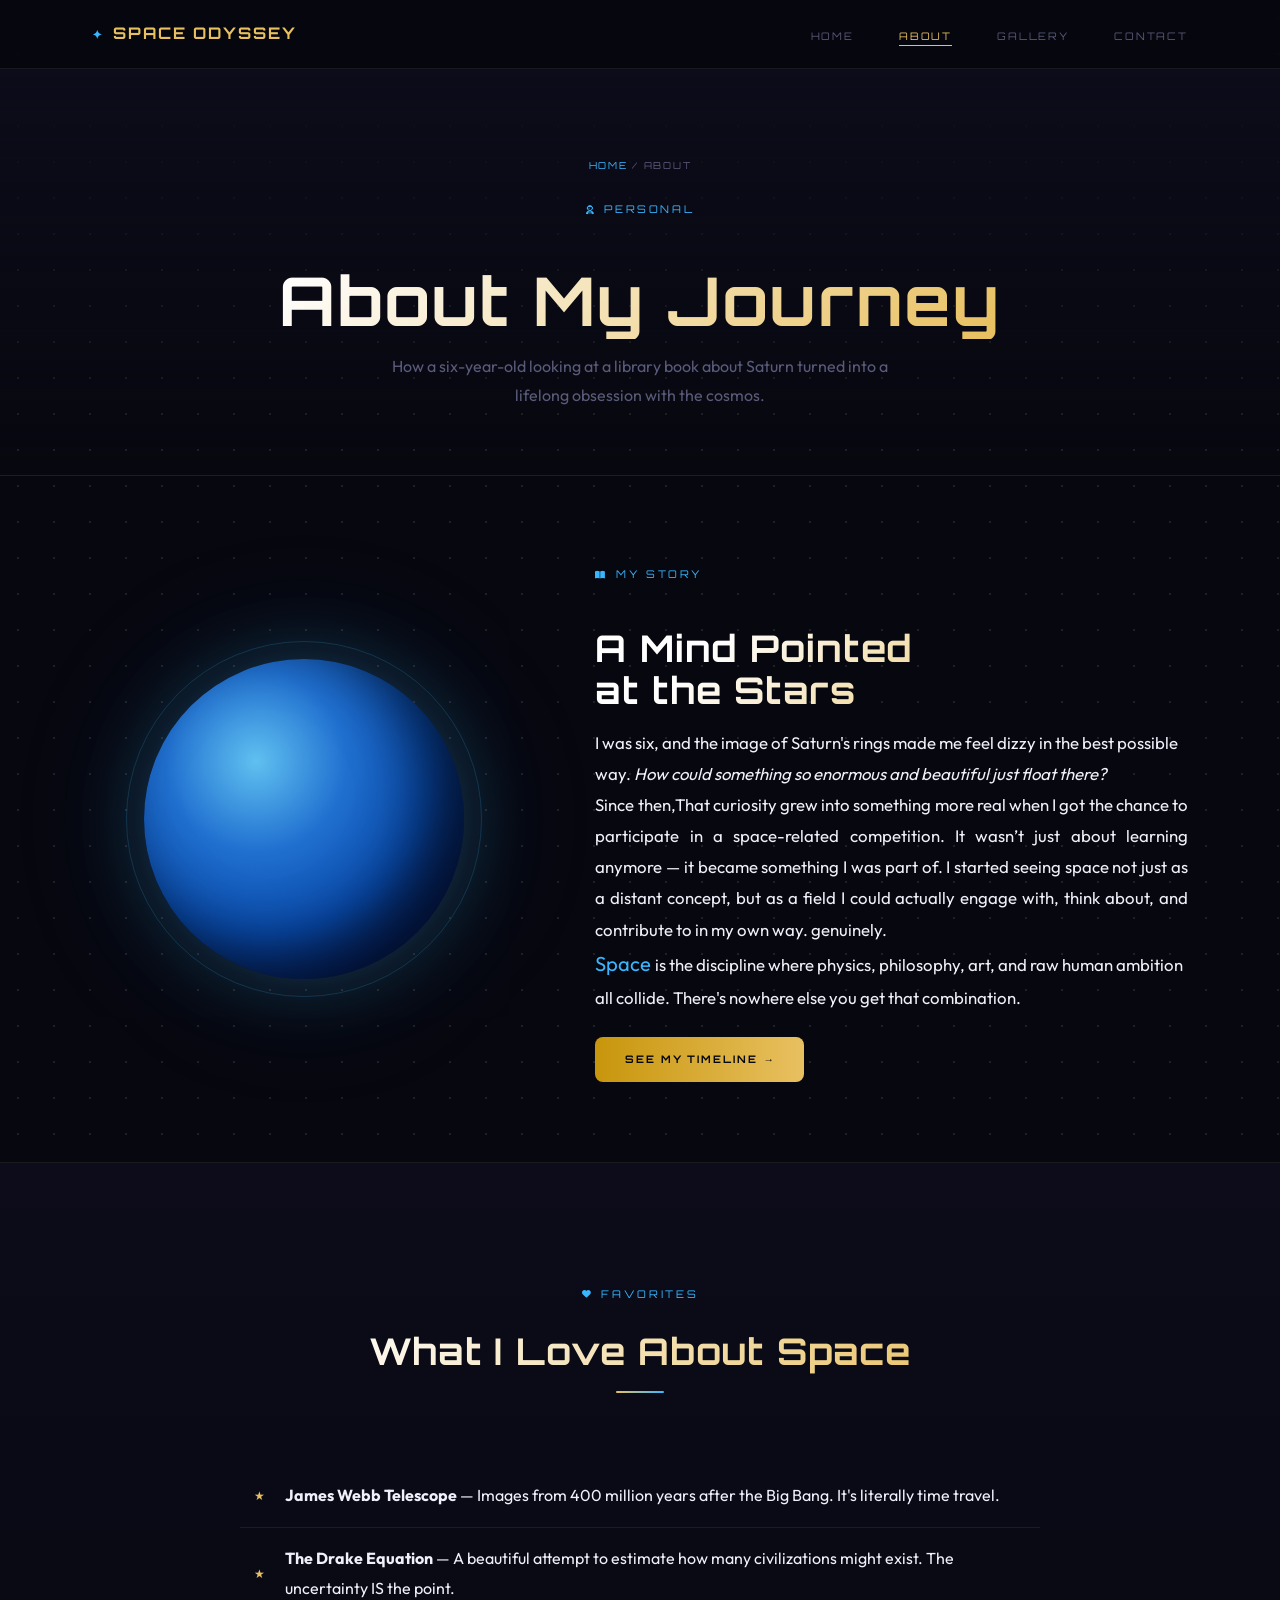
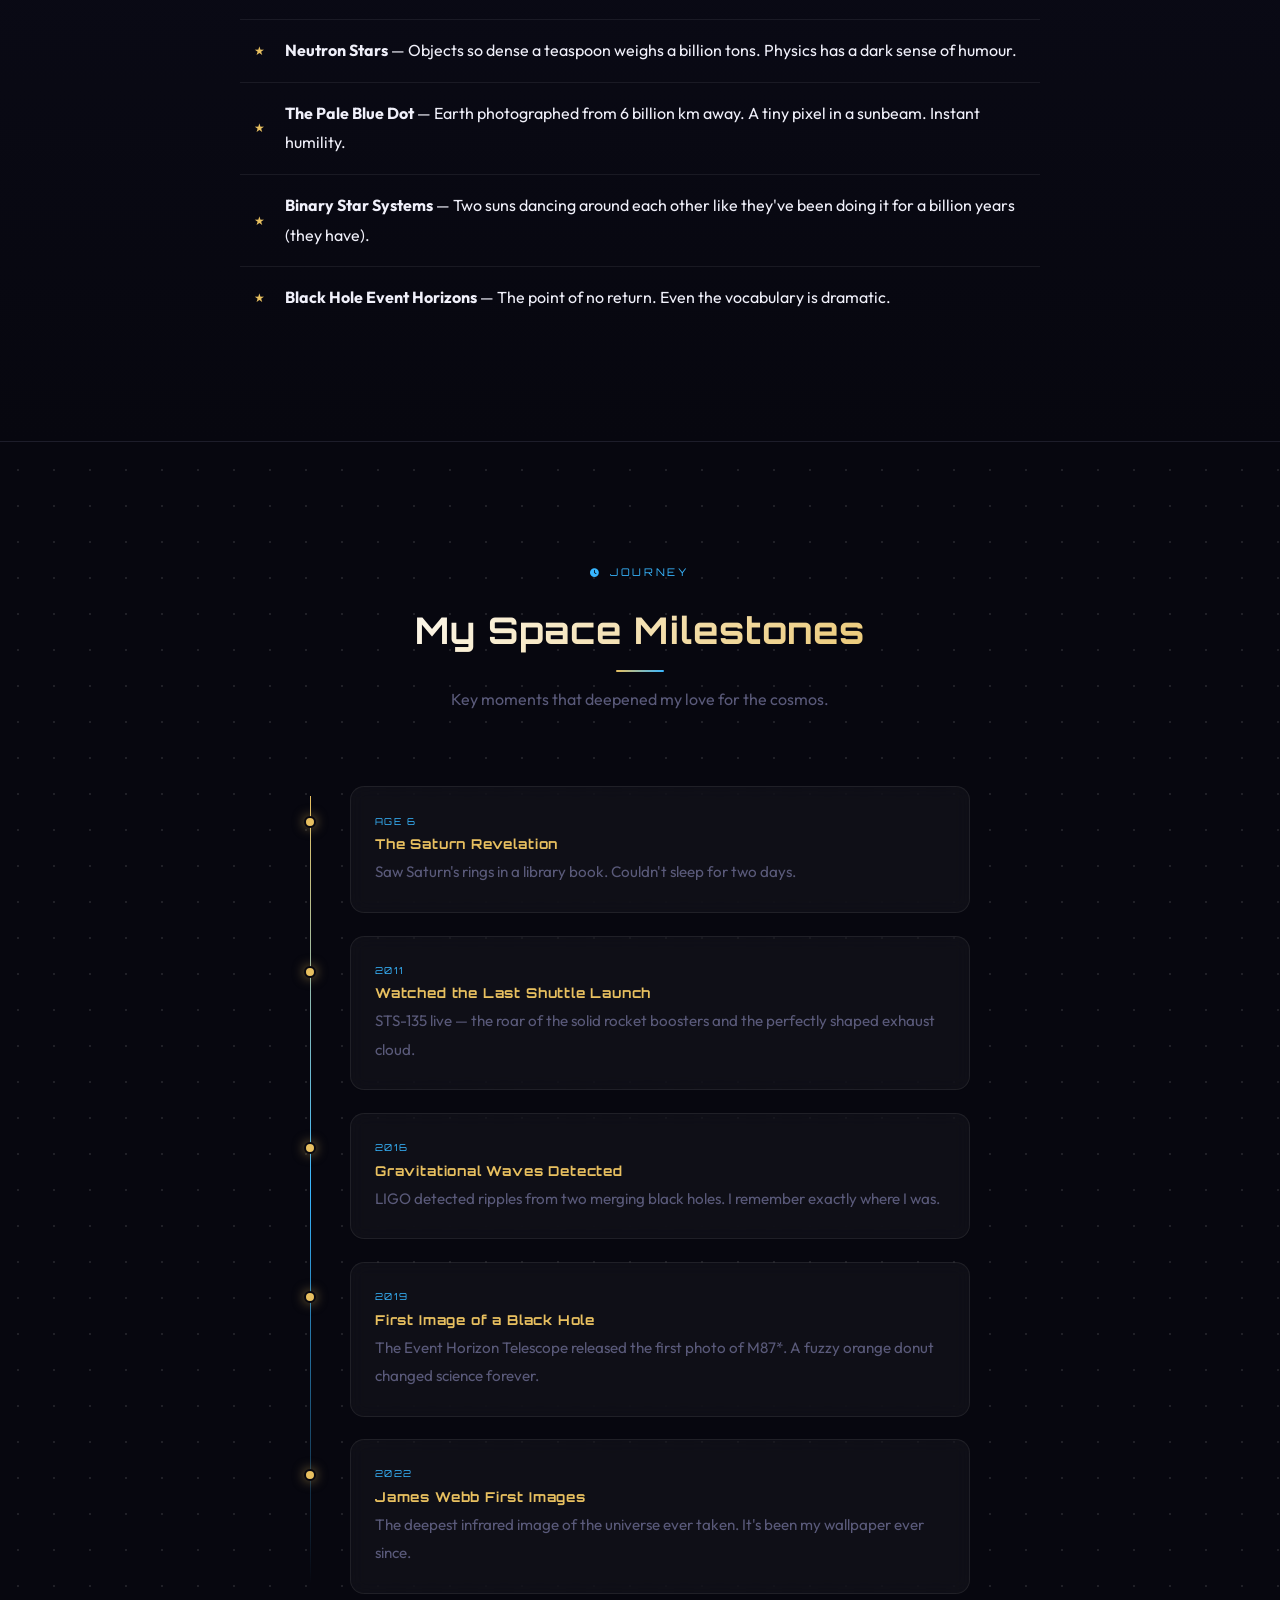
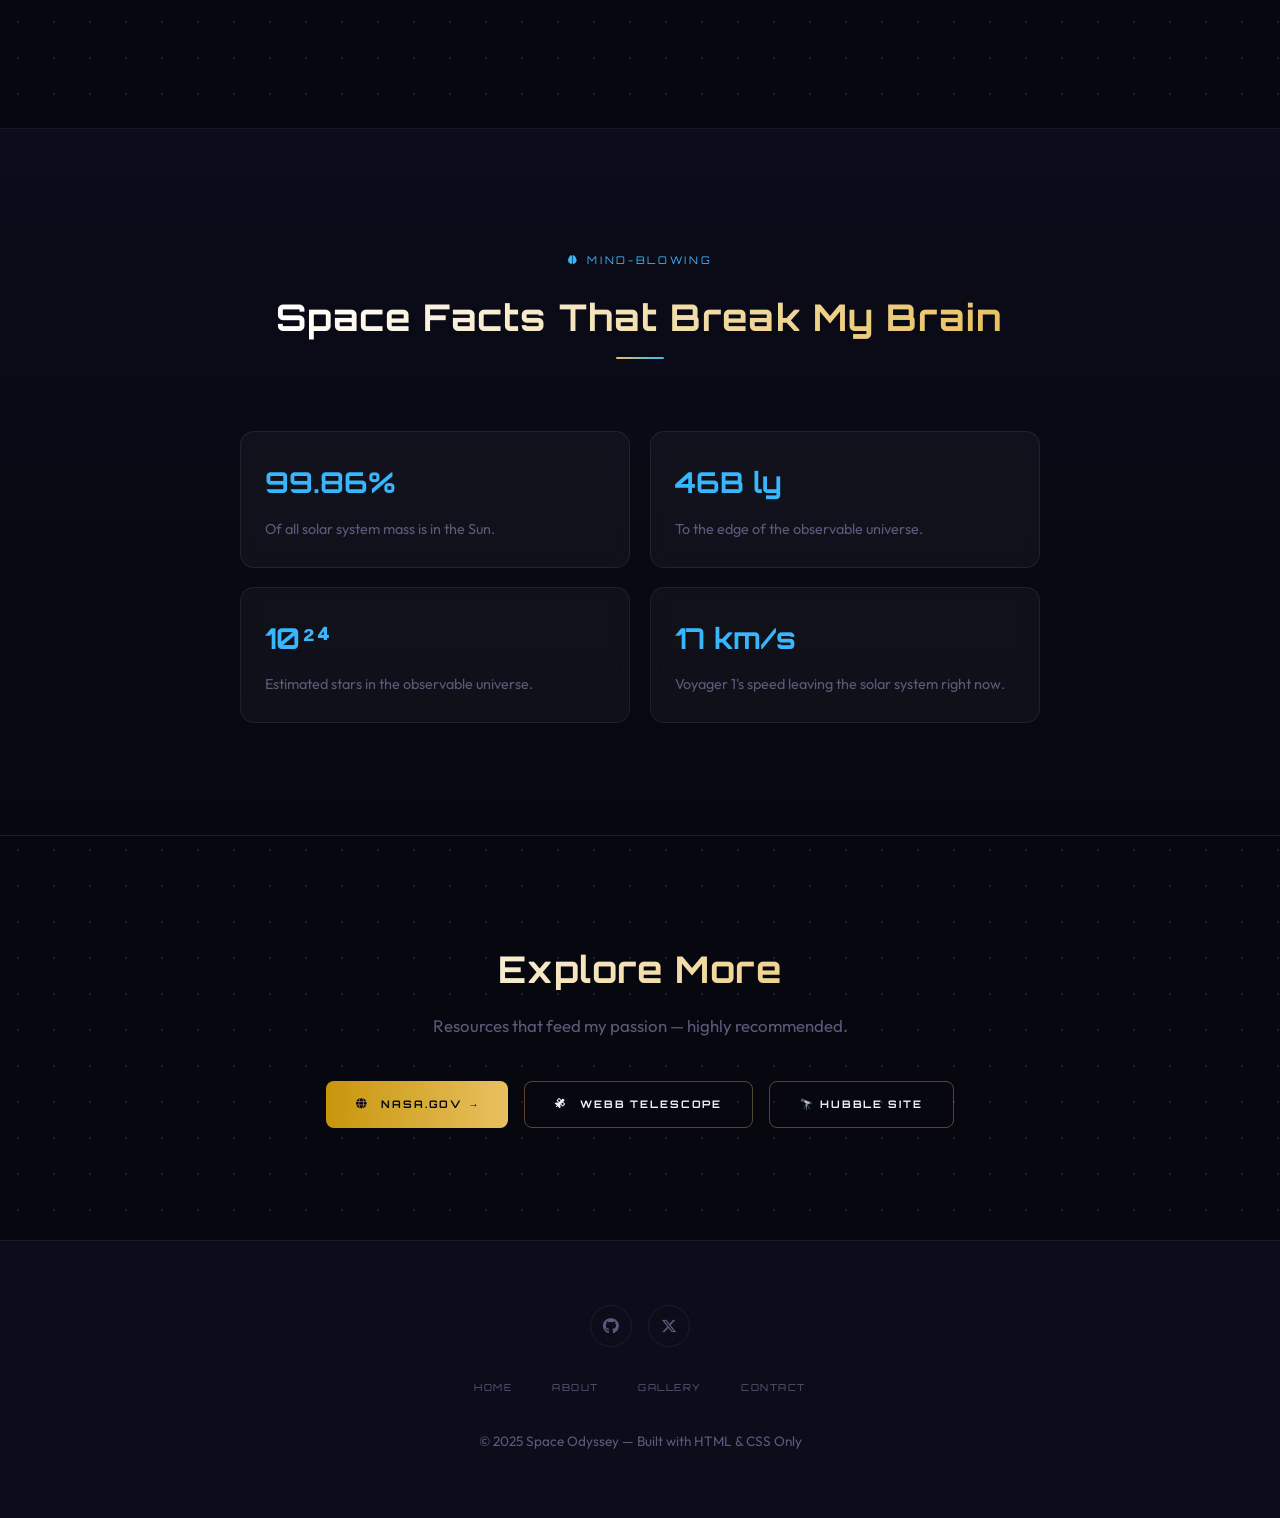
<file: about.html>
<!DOCTYPE html>
<html lang="en">
<head>
  <meta charset="UTF-8" />
  <meta name="viewport" content="width=device-width, initial-scale=1.0" />
  <title>About — Space Odyssey</title>
  <link rel="stylesheet" href="CSS/style.css" />  
  <link rel="stylesheet" href="CSS/about.css" />
  <link rel="preconnect" href="https://fonts.googleapis.com" />
  <link rel="preconnect" href="https://fonts.gstatic.com" crossorigin />
  <link href="https://fonts.googleapis.com/css2?family=Orbitron:wght@400;700;900&family=Outfit:wght@300;400;500;600&display=swap" rel="stylesheet" />
  <link rel="stylesheet" href="https://cdnjs.cloudflare.com/ajax/libs/font-awesome/6.5.0/css/all.min.css" />
  <style>
    .facts-grid {
      display: grid;
      grid-template-columns: repeat(2, 1fr);
      gap: 1.2rem;
      margin-top: 2rem;
    }
    .fact-card {
      padding: 1.5rem;
      background: var(--bg-card);
      border: 1px solid var(--border);
      border-radius: var(--radius);
      backdrop-filter: blur(8px);
      transition: var(--transition);
    }
    .fact-card:hover { transform: translateY(-4px); border-color: var(--blue-dim); }
    .fact-num { font-family: var(--font-d); font-size: 1.8rem; font-weight: 700; color: var(--blue); display: block; margin-bottom: 0.4rem; }
    .fact-card p { font-size: 0.9rem; color: var(--text-muted); margin: 0; }
    @media (max-width: 600px) { .facts-grid { grid-template-columns: 1fr; } }
  </style>
</head>
<body>

  <nav class="site-nav">
    <div class="nav-inner">
      <a href="index.html" class="nav-logo">Space Odyssey</a>
      <ul class="nav-links">
        <li><a href="index.html">Home</a></li>
        <li><a href="about.html" class="active">About</a></li>
        <li><a href="gallery.html">Gallery</a></li>
        <li><a href="contact.html">Contact</a></li>
      </ul>
    </div>
  </nav>

  <!-- PAGE HEADER -->
  <header class="page-header">
    <p class="breadcrumb"><a href="index.html">Home</a> / About</p>
    <span class="eyebrow" style="justify-content:center;">
      <i class="fa fa-user-astronaut" style="font-size:0.55rem;"></i> Personal
    </span>
    <h1 class="grad-text" style="margin-top:1rem;">About My Journey</h1>
    <p style="color:var(--text-muted); max-width:500px; margin:0.8rem auto 0; font-size:1rem;">
      How a six-year-old looking at a library book about Saturn turned into a lifelong obsession with the cosmos.
    </p>
  </header>

  <!-- ABOUT GRID -->
  <div class="about-grid">
    <div style="display:flex; justify-content:center; align-items:center;">
      <div class="planet-art"></div>
    </div>
    <div>
      <span class="eyebrow"><i class="fa fa-book-open" style="font-size:0.55rem;"></i> My Story</span>
      <h2 class="grad-text" style="margin:1rem 0;">A Mind Pointed<br/>at the Stars</h2>
      <p>I was six, and the image of Saturn's rings made me feel dizzy in the best possible way. <em>How could something so enormous and beautiful just float there?</em></p>
      <p class="text-justify">Since then,That curiosity grew into something more real when I got the chance to participate in a space-related competition. It wasn’t just about learning anymore — it became something I was part of. I started seeing space not just as a distant concept, but as a field I could actually engage with, think about, and contribute to in my own way. genuinely.</p>
      <p><span style="font-size: larger; color: var(--blue);">Space </span> is the discipline where physics, philosophy, art, and raw human ambition all collide. There's nowhere else you get that combination.</p>
      <a href="#timeline" class="btn btn-primary" style="margin-top:1.5rem; display:inline-flex;">See My Timeline</a>
    </div>
  </div>

  <!-- FAVORITES LIST -->
  <section class="section-wide band">
    <div class="inner">
      <div class="section-header">
        <span class="eyebrow"><i class="fa fa-heart" style="font-size:0.55rem;"></i> Favorites</span>
        <h2 class="grad-text">What I Love About Space</h2>
      </div>
      <ul class="styled-ul" style="max-width:800px; margin:0 auto;">
        <li><strong>James Webb Telescope</strong> — Images from 400 million years after the Big Bang. It's literally time travel.</li>
        <li><strong>The Drake Equation</strong> — A beautiful attempt to estimate how many civilizations might exist. The uncertainty IS the point.</li>
        <li><strong>Neutron Stars</strong> — Objects so dense a teaspoon weighs a billion tons. Physics has a dark sense of humour.</li>
        <li><strong>The Pale Blue Dot</strong> — Earth photographed from 6 billion km away. A tiny pixel in a sunbeam. Instant humility.</li>
        <li><strong>Binary Star Systems</strong> — Two suns dancing around each other like they've been doing it for a billion years (they have).</li>
        <li><strong>Black Hole Event Horizons</strong> — The point of no return. Even the vocabulary is dramatic.</li>
      </ul>
    </div>
  </section>

  <!-- TIMELINE -->
  <section class="section" id="timeline">
    <div class="section-header">
      <span class="eyebrow"><i class="fa fa-clock" style="font-size:0.55rem;"></i> Journey</span>
      <h2 class="grad-text">My Space Milestones</h2>
      <p>Key moments that deepened my love for the cosmos.</p>
    </div>
    <div class="timeline">
      <div class="tl-item">
        <p class="tl-year">Age 6</p>
        <h3>The Saturn Revelation</h3>
        <p style="margin:0; color:var(--text-muted); font-size:0.95rem;">Saw Saturn's rings in a library book. Couldn't sleep for two days.</p>
      </div>
      <div class="tl-item">
        <p class="tl-year">2011</p>
        <h3>Watched the Last Shuttle Launch</h3>
        <p style="margin:0; color:var(--text-muted); font-size:0.95rem;">STS-135 live — the roar of the solid rocket boosters and the perfectly shaped exhaust cloud.</p>
      </div>
      <div class="tl-item">
        <p class="tl-year">2016</p>
        <h3>Gravitational Waves Detected</h3>
        <p style="margin:0; color:var(--text-muted); font-size:0.95rem;">LIGO detected ripples from two merging black holes. I remember exactly where I was.</p>
      </div>
      <div class="tl-item">
        <p class="tl-year">2019</p>
        <h3>First Image of a Black Hole</h3>
        <p style="margin:0; color:var(--text-muted); font-size:0.95rem;">The Event Horizon Telescope released the first photo of M87*. A fuzzy orange donut changed science forever.</p>
      </div>
      <div class="tl-item">
        <p class="tl-year">2022</p>
        <h3>James Webb First Images</h3>
        <p style="margin:0; color:var(--text-muted); font-size:0.95rem;">The deepest infrared image of the universe ever taken. It's been my wallpaper ever since.</p>
      </div>
    </div>
  </section>

  <!-- FACTS GRID -->
  <section class="section-wide band">
    <div class="inner">
      <div class="section-header">
        <span class="eyebrow"><i class="fa fa-brain" style="font-size:0.55rem;"></i> Mind-Blowing</span>
        <h2 class="grad-text">Space Facts That Break My Brain</h2>
      </div>
      <div class="facts-grid" style="max-width:800px; margin:0 auto;">
        <div class="fact-card"><span class="fact-num">99.86%</span><p>Of all solar system mass is in the Sun.</p></div>
        <div class="fact-card"><span class="fact-num">46B ly</span><p>To the edge of the observable universe.</p></div>
        <div class="fact-card"><span class="fact-num">10²⁴</span><p>Estimated stars in the observable universe.</p></div>
        <div class="fact-card"><span class="fact-num">17 km/s</span><p>Voyager 1's speed leaving the solar system right now.</p></div>
      </div>
    </div>
  </section>

  <!-- EXTERNAL LINKS -->
  <section class="section text-center">
    <h2 class="grad-text" style="margin-bottom:1.2rem;">Explore More</h2>
    <p style="color:var(--text-muted); margin-bottom:2.5rem;">Resources that feed my passion — highly recommended.</p>
    <div style="display:flex; gap:1rem; justify-content:center; flex-wrap:wrap;">
      <a href="https://www.nasa.gov"   target="_blank" title="NASA Official Website" class="btn btn-primary"><i class="fa fa-globe"></i>&nbsp;NASA.gov</a>
      <a href="https://jwst.nasa.gov"  target="_blank" title="James Webb Telescope"  class="btn btn-outline"><i class="fa fa-satellite"></i>&nbsp;Webb Telescope</a>
      <a href="https://hubblesite.org" target="_blank" title="Hubble Site"           class="btn btn-outline">🔭&nbsp;Hubble Site</a>
    </div>
  </section>

  <footer class="site-footer">
    <div class="footer-inner">
      <div class="social-links">
        <a href="https://github.com"  target="_blank" title="GitHub"><i class="fa-brands fa-github"></i></a>
        <a href="https://twitter.com" target="_blank" title="Twitter"><i class="fa-brands fa-x-twitter"></i></a>
      </div>
      <nav class="footer-nav">
        <a href="index.html">Home</a>
        <a href="about.html">About</a>
        <a href="gallery.html">Gallery</a>
        <a href="contact.html">Contact</a>
      </nav>
      <p class="footer-copy">&copy; 2025 Space Odyssey — Built with HTML &amp; CSS Only</p>
    </div>
  </footer>

</body>
</html>
</file>
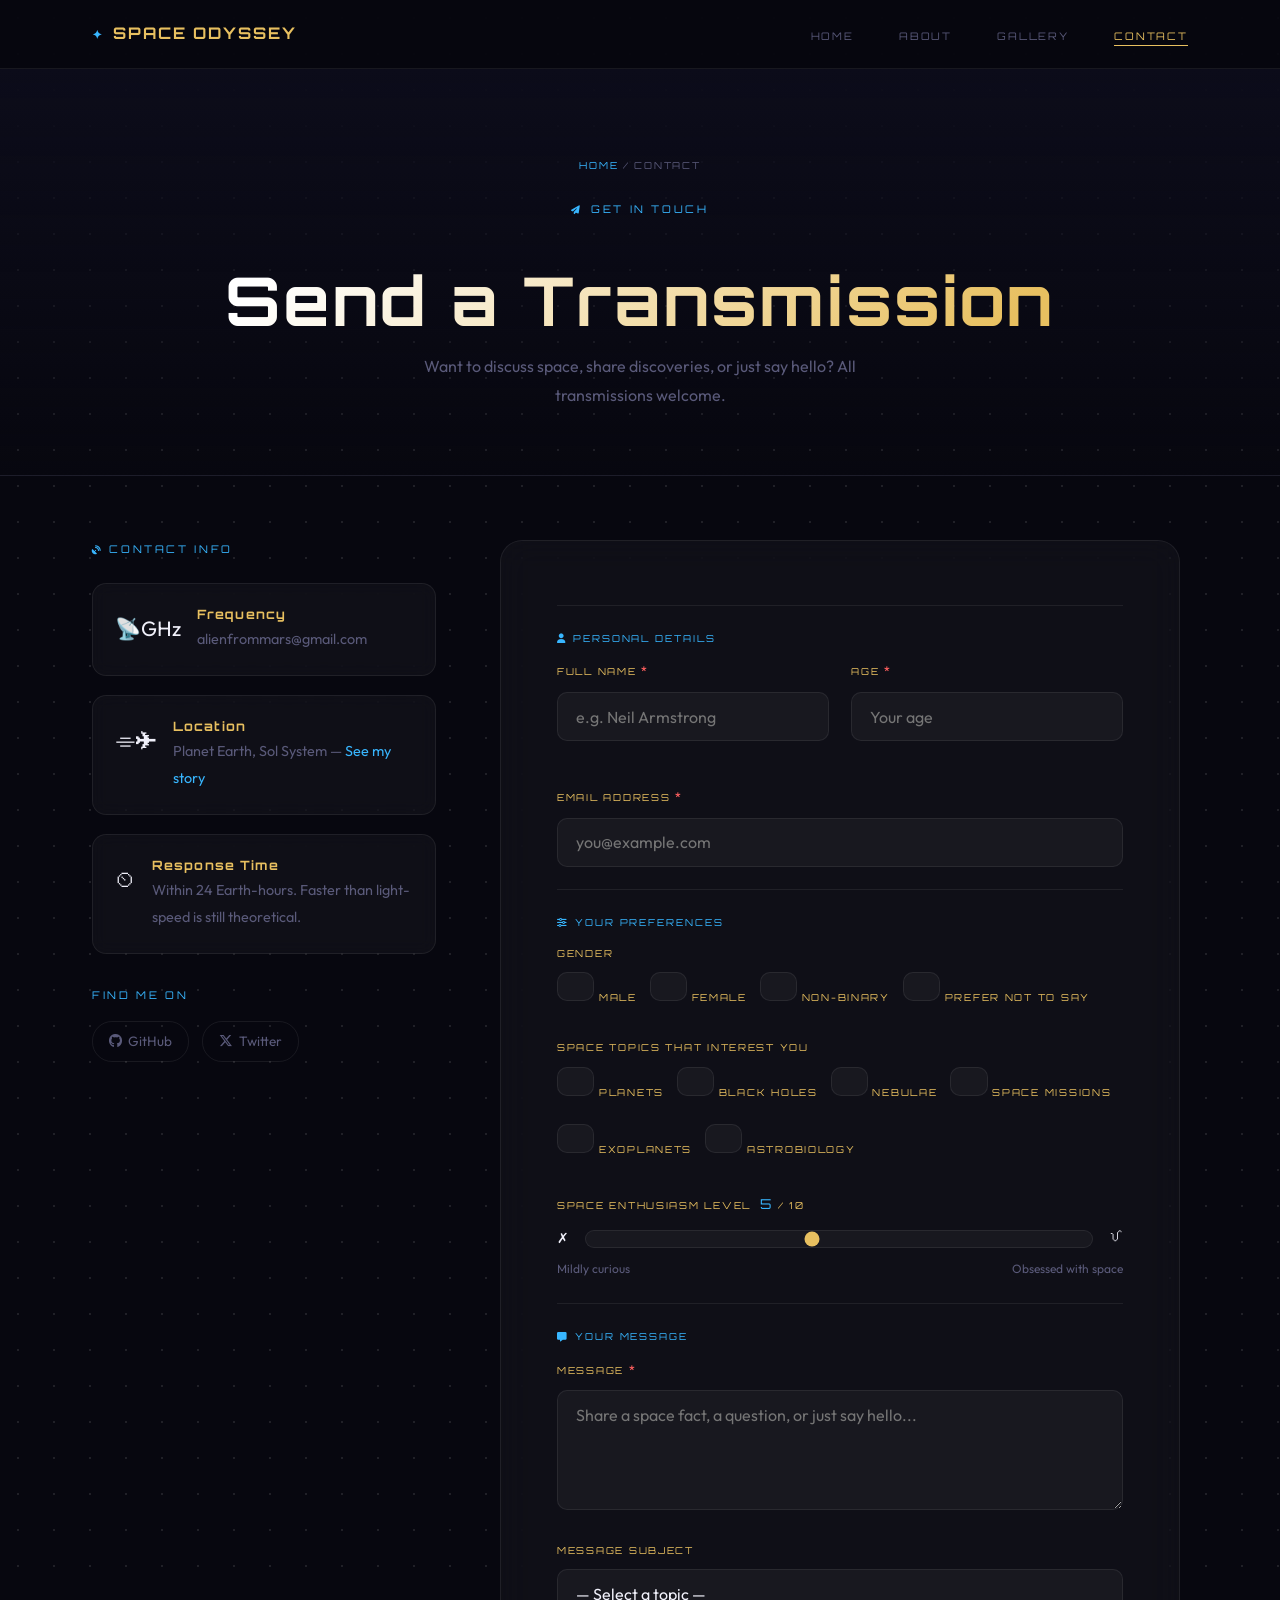
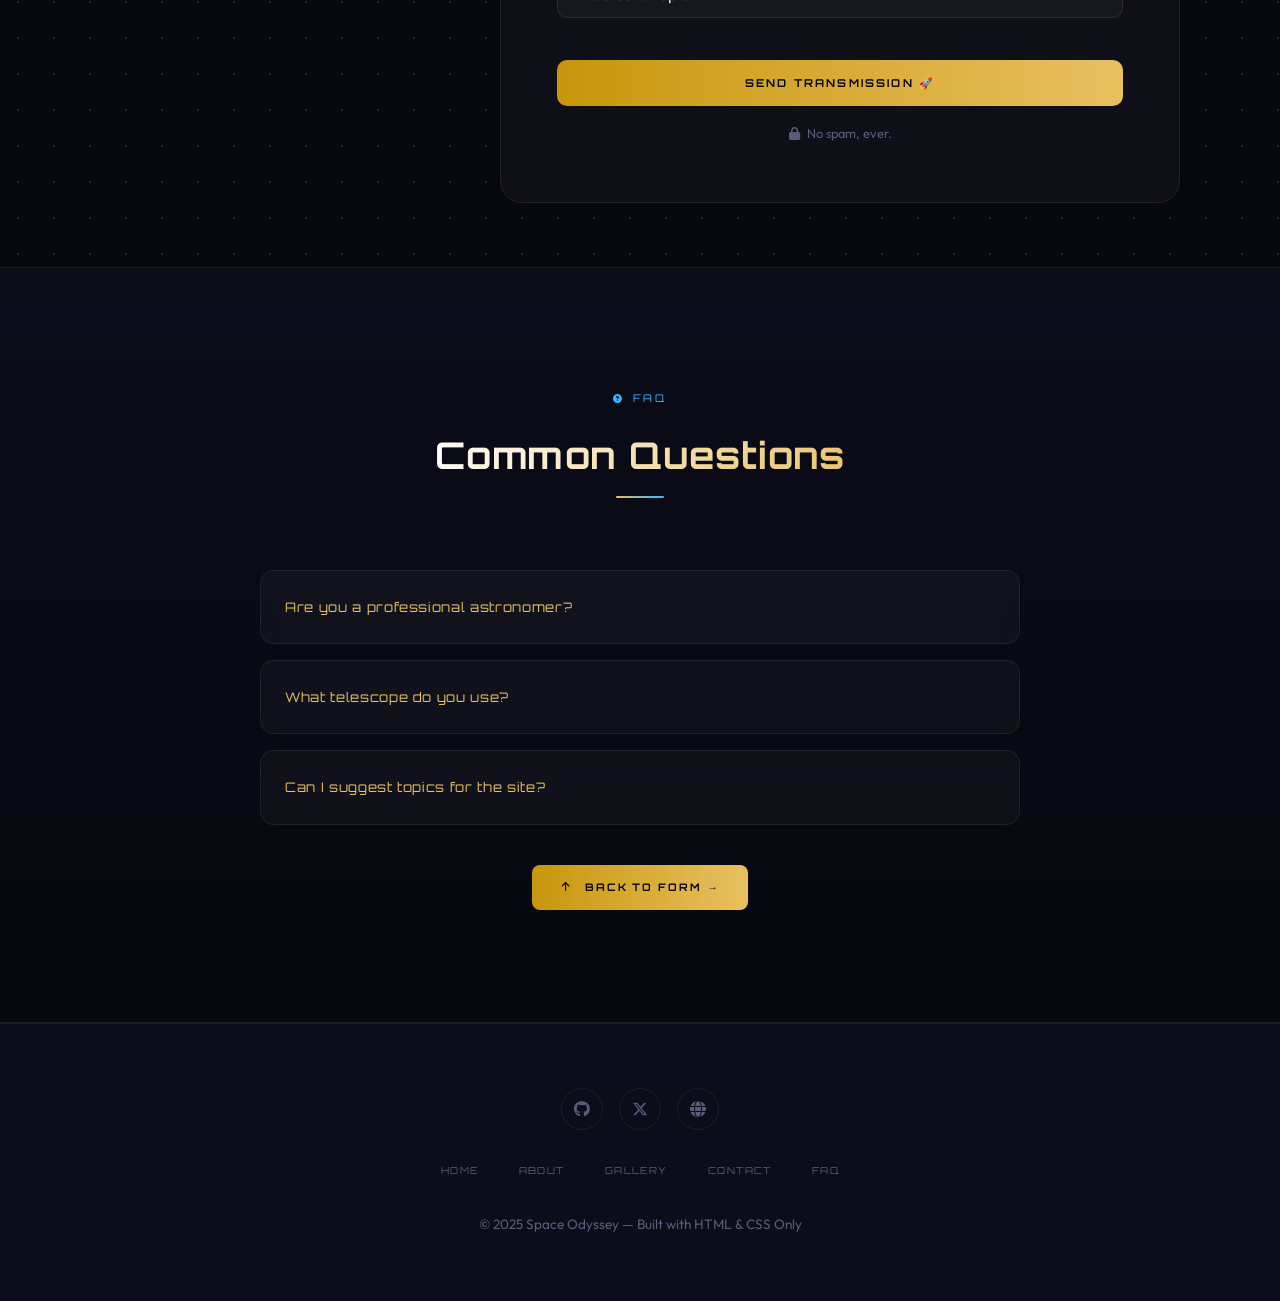
<file: contact.html>
<!DOCTYPE html>
<html lang="en">
<head>
  <meta charset="UTF-8" />
  <meta name="viewport" content="width=device-width, initial-scale=1.0" />
  <title>Contact — Space Odyssey</title>
  <link rel="stylesheet" href="CSS/style.css" />
  <link rel="stylesheet" href="CSS/contact.css" />
  <link rel="preconnect" href="https://fonts.googleapis.com" />
  <link rel="preconnect" href="https://fonts.gstatic.com" crossorigin />
  <link href="https://fonts.googleapis.com/css2?family=Orbitron:wght@400;700;900&family=Outfit:wght@300;400;500;600&display=swap" rel="stylesheet" />
  <link rel="stylesheet" href="https://cdnjs.cloudflare.com/ajax/libs/font-awesome/6.5.0/css/all.min.css" />
  <style>
    .contact-layout {
      display: grid;
      grid-template-columns: 1fr 2fr;
      gap: 4rem;
      max-width: var(--max-w);
      margin: 0 auto;
      padding: 4rem 2rem;
      align-items: start;
    }
    .info-item {
      display: flex;
      gap: 1rem;
      align-items: flex-start;
      padding: 1.4rem;
      background: var(--bg-card);
      border: 1px solid var(--border);
      border-radius: var(--radius);
      margin-bottom: 1.2rem;
      backdrop-filter: blur(8px);
      transition: var(--transition);
    }
    .info-item:hover { border-color: var(--blue-dim); }
    .info-icon { font-size: 1.3rem; flex-shrink: 0; margin-top: 0.15rem; }
    .info-item h3 { color: var(--gold); font-size: 0.8rem; letter-spacing: 0.08em; margin-bottom: 0.3rem; }
    .info-item p  { color: var(--text-muted); font-size: 0.9rem; margin: 0; }
    @media (max-width: 1024px) { .contact-layout { grid-template-columns: 1fr; gap: 2rem; } }
  </style>
</head>
<body>

  <nav class="site-nav">
    <div class="nav-inner">
      <a href="index.html" class="nav-logo">Space Odyssey</a>
      <ul class="nav-links">
        <li><a href="index.html">Home</a></li>
        <li><a href="about.html">About</a></li>
        <li><a href="gallery.html">Gallery</a></li>
        <li><a href="contact.html" class="active">Contact</a></li>
      </ul>
    </div>
  </nav>

  <header class="page-header">
    <p class="breadcrumb"><a href="index.html">Home</a> / Contact</p>
    <span class="eyebrow" style="justify-content:center;">
      <i class="fa fa-paper-plane" style="font-size:0.55rem;"></i> Get In Touch
    </span>
    <h1 class="grad-text" style="margin-top:1rem;">Send a Transmission</h1>
    <p style="color:var(--text-muted); max-width:500px; margin:0.8rem auto 0; font-size:1rem;">
      Want to discuss space, share discoveries, or just say hello? All transmissions welcome.
    </p>
  </header>

  <div class="contact-layout">

    <!-- Sidebar info -->
    <aside>
      <span class="eyebrow" style="display:block; margin-bottom:1.5rem;">
        <i class="fa fa-satellite-dish" style="font-size:0.55rem;"></i> Contact Info
      </span>

      <div class="info-item">
        <div class="info-icon">📡GHz</div>
        <div>
          <h3>Frequency</h3>
          <p>alienfrommars@gmail.com</p>
        </div>
      </div>

      <div class="info-item">
        <div class="info-icon">⌯✈︎</div>
        <div>
          <h3>Location</h3>
          <!-- Internal link -->
          <p>Planet Earth, Sol System — <a href="about.html#timeline" style="color:var(--blue);">See my story</a></p>
        </div>
      </div>

      <div class="info-item">
        <div class="info-icon">⏲</div>
        <div>
          <h3>Response Time</h3>
          <p>Within 24 Earth-hours. Faster than light-speed is still theoretical.</p>
        </div>
      </div>

      <div style="margin-top:2rem;">
        <span class="eyebrow" style="display:block; margin-bottom:1rem;">Find me on</span>
        <div style="display:flex; gap:0.8rem; flex-wrap:wrap;">
          <a href="https://github.com"  target="_blank" title="GitHub Profile"
             style="padding:7px 16px; border:1px solid var(--border); border-radius:20px; font-size:0.85rem; color:var(--text-muted); display:flex; align-items:center; gap:6px; transition:var(--transition);">
            <i class="fa-brands fa-github"></i> GitHub
          </a>
          <a href="https://x.com/soupmatter" target="_blank" title="Twitter / X Profile"
             style="padding:7px 16px; border:1px solid var(--border); border-radius:20px; font-size:0.85rem; color:var(--text-muted); display:flex; align-items:center; gap:6px; transition:var(--transition);">
            <i class="fa-brands fa-x-twitter"></i> Twitter
          </a>
        </div>
      </div>
    </aside>

    <!-- FORM -->
    <div>
      <form class="contact-form" action="#" method="post" novalidate>

        <span class="form-sep"><i class="fa fa-user" style="margin-right:6px;"></i>Personal Details</span>

        <!-- Name + Age row -->
        <div class="form-row">
          <div class="form-group">
            <label for="name" class="req">Full Name</label>
            <input type="text" id="name" name="name" placeholder="e.g. Neil Armstrong" required />
          </div>
          <div class="form-group">
            <label for="age" class="req">Age</label>
            <input type="number" id="age" name="age" placeholder="Your age" min="1" max="120" required />
          </div>
        </div>

        <div class="form-group">
          <label for="email" class="req">Email Address</label>
          <input type="email" id="email" name="email" placeholder="you@example.com" required />
        </div>

        <span class="form-sep"><i class="fa fa-sliders" style="margin-right:6px;"></i>Your Preferences</span>

        <!-- Radio — Gender -->
        <div class="form-group">
          <label>Gender</label>
          <div class="radio-group">
            <label class="radio-option"><input type="radio" name="gender" value="male" /> Male</label>
            <label class="radio-option"><input type="radio" name="gender" value="female" /> Female</label>
            <label class="radio-option"><input type="radio" name="gender" value="nonbinary" /> Non-binary</label>
            <label class="radio-option"><input type="radio" name="gender" value="prefer-not" /> Prefer not to say</label>
          </div>
        </div>

        <!-- Checkbox — Interests -->
        <div class="form-group">
          <label>Space Topics That Interest You</label>
          <div class="checkbox-group">
            <label class="checkbox-option"><input type="checkbox" name="interests" value="planets" /> Planets</label>
            <label class="checkbox-option"><input type="checkbox" name="interests" value="blackholes" /> Black Holes</label>
            <label class="checkbox-option"><input type="checkbox" name="interests" value="nebulae" /> Nebulae</label>
            <label class="checkbox-option"><input type="checkbox" name="interests" value="missions" /> Space Missions</label>
            <label class="checkbox-option"><input type="checkbox" name="interests" value="exoplanets" /> Exoplanets</label>
            <label class="checkbox-option"><input type="checkbox" name="interests" value="astrobiology" /> Astrobiology</label>
          </div>
        </div>

        <!-- Range — Enthusiasm level -->
        <div class="form-group">
          <label for="enthusiasm">Space Enthusiasm Level &nbsp;<span style="color:var(--blue); font-family:var(--font-d); font-size:0.85rem;">5</span> / 10</label>
          <div class="range-wrap">
            <span style="font-size:0.9rem;">✗</span>
            <input type="range" id="enthusiasm" name="enthusiasm" min="1" max="10" value="5" />
            <span style="font-size:0.9rem;">ꪜ</span>
          </div>
          <div class="range-labels">
            <span>Mildly curious</span>
            <span>Obsessed with space</span>
          </div>
        </div>

        <span class="form-sep"><i class="fa fa-message" style="margin-right:6px;"></i>Your Message</span>

        <!-- Textarea -->
        <div class="form-group">
          <label for="message" class="req">Message</label>
          <textarea id="message" name="message" placeholder="Share a space fact, a question, or just say hello..." required></textarea>
        </div>

        <!-- Select -->
        <div class="form-group">
          <label for="subject">Message Subject</label>
          <select id="subject" name="subject">
            <option value="">— Select a topic —</option>
            <option value="space-question">I have a space question</option>
            <option value="collaboration">Let's collaborate</option>
            <option value="feedback">Feedback on the site</option>
            <option value="other">Just saying hi!</option>
          </select>
        </div>

        <!-- Submit — ::after adds in CSS -->
        <button type="submit" class="btn-submit">Send Transmission</button>

        <p style="text-align:center; margin-top:1rem; font-size:0.8rem; color:var(--text-muted);">
          <i class="fa fa-lock" style="margin-right:4px;"></i> No spam, ever.
        </p>
      </form>
    </div>

  </div>

  <!-- FAQ — anchor section -->
  <section class="section-wide band" id="faq">
    <div class="inner" style="max-width:760px;">
      <div class="section-header">
        <span class="eyebrow"><i class="fa fa-circle-question" style="font-size:0.55rem;"></i> FAQ</span>
        <h2 class="grad-text">Common Questions</h2>
      </div>

      <div style="display:flex; flex-direction:column; gap:1rem;">
        <details style="background:var(--bg-card); border:1px solid var(--border); border-radius:var(--radius); padding:1.5rem; cursor:pointer; backdrop-filter:blur(8px);">
          <summary style="font-family:var(--font-d); font-size:0.82rem; color:var(--gold); letter-spacing:0.05em; list-style:none;">
            Are you a professional astronomer?
          </summary>
          <p style="margin-top:1rem; color:var(--text-muted); font-size:0.95rem;">No — I'm an enthusiastic amateur. I love science communication and try to follow missions and read research papers.</p>
        </details>

        <details style="background:var(--bg-card); border:1px solid var(--border); border-radius:var(--radius); padding:1.5rem; cursor:pointer; backdrop-filter:blur(8px);">
          <summary style="font-family:var(--font-d); font-size:0.82rem; color:var(--gold); letter-spacing:0.05em; list-style:none;">
            What telescope do you use?
          </summary>
          <p style="margin-top:1rem; color:var(--text-muted); font-size:0.95rem;">i don't have one but most of my time is spent looking at Hubble and JWST images online.</p>
        </details>

        <details style="background:var(--bg-card); border:1px solid var(--border); border-radius:var(--radius); padding:1.5rem; cursor:pointer; backdrop-filter:blur(8px);">
          <summary style="font-family:var(--font-d); font-size:0.82rem; color:var(--gold); letter-spacing:0.05em; list-style:none;">
            Can I suggest topics for the site?
          </summary>
          <p style="margin-top:1rem; color:var(--text-muted); font-size:0.95rem;">Absolutely! Use the form above and select "Let's collaborate." I'm always looking for interesting angles. (it's not working for now so you can DM ;)</p>
        </details>
      </div>

      <!-- Anchor nav back to top -->
      <div style="text-align:center; margin-top:2.5rem;">
        <a href="#" class="btn btn-primary"><i class="fa fa-arrow-up"></i>&nbsp;Back to Form</a>
      </div>
    </div>
  </section>

  <footer class="site-footer">
    <div class="footer-inner">
      <div class="social-links">
        <a href="https://github.com"  target="_blank" title="GitHub"><i class="fa-brands fa-github"></i></a>
        <a href="https://twitter.com" target="_blank" title="Twitter"><i class="fa-brands fa-x-twitter"></i></a>
        <a href="https://www.nasa.gov" target="_blank" title="NASA"><i class="fa fa-globe"></i></a>
      </div>
      <nav class="footer-nav">
        <a href="index.html">Home</a>
        <a href="about.html">About</a>
        <a href="gallery.html">Gallery</a>
        <a href="contact.html">Contact</a>
        <a href="#faq">FAQ</a>
      </nav>
      <p class="footer-copy">&copy; 2025 Space Odyssey — Built with HTML &amp; CSS Only</p>
    </div>
  </footer>

</body>
</html>
</file>
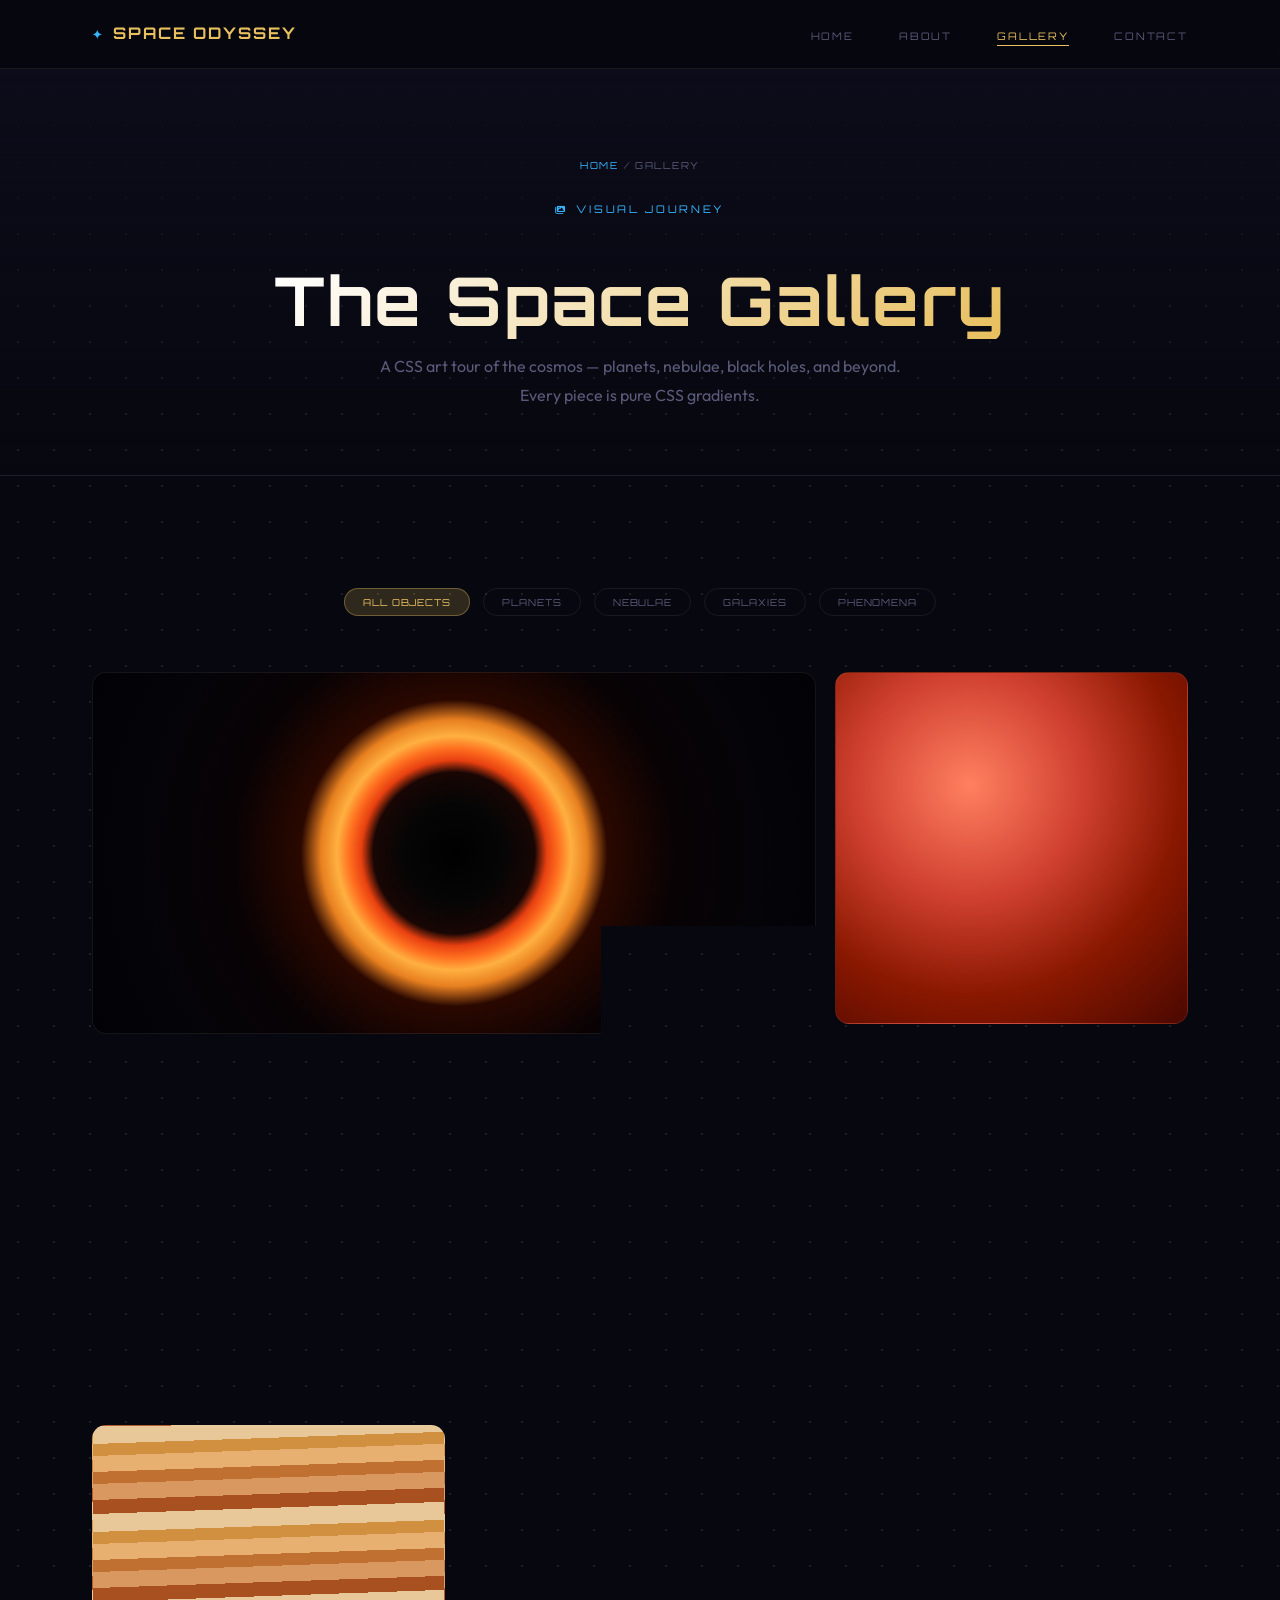
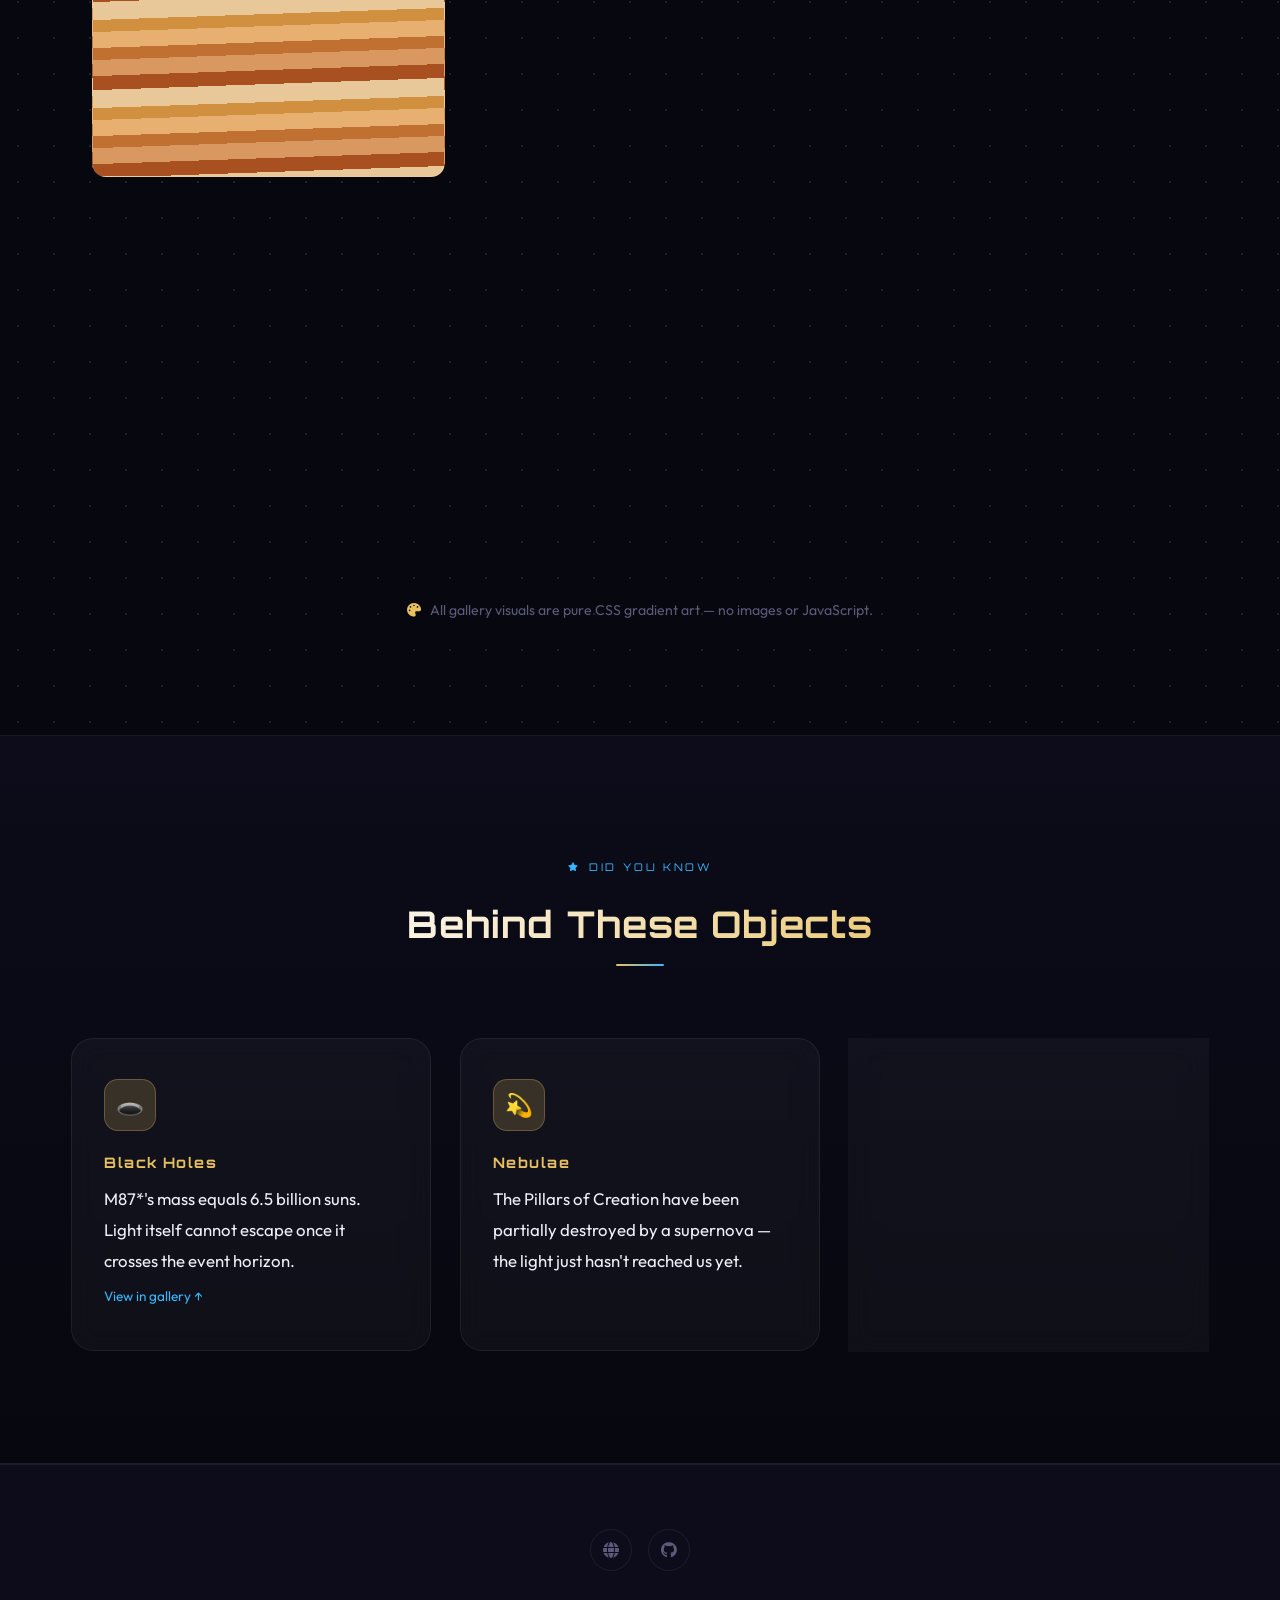
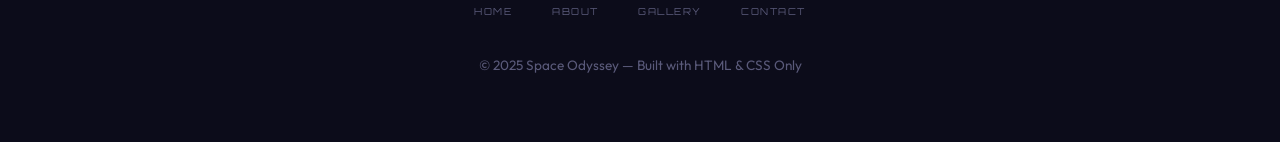
<file: gallery.html>
<!DOCTYPE html>
<html lang="en">
<head>
  <meta charset="UTF-8" />
  <meta name="viewport" content="width=device-width, initial-scale=1.0" />
  <title>Gallery — Space Odyssey</title>
  <link rel="stylesheet" href="CSS/style.css" />
  <link rel="stylesheet" href="CSS/gallery.css" />
  <link rel="preconnect" href="https://fonts.googleapis.com" />
  <link rel="preconnect" href="https://fonts.gstatic.com" crossorigin />
  <link href="https://fonts.googleapis.com/css2?family=Orbitron:wght@400;700;900&family=Outfit:wght@300;400;500;600&display=swap" rel="stylesheet" />
  <link rel="stylesheet" href="https://cdnjs.cloudflare.com/ajax/libs/font-awesome/6.5.0/css/all.min.css" />
  <style>
    .filter-bar {
      display: flex;
      justify-content: center;
      gap: 0.8rem;
      flex-wrap: wrap;
      margin-bottom: 3.5rem;
    }
    .filter-btn {
      padding: 7px 18px;
      font-family: var(--font-d);
      font-size: 0.6rem;
      letter-spacing: 0.1em;
      text-transform: uppercase;
      color: var(--text-muted);
      background: transparent;
      border: 1px solid var(--border);
      border-radius: 20px;
      cursor: pointer;
      transition: var(--transition);
    }
    .filter-btn:hover, .filter-btn.active {
      color: var(--gold);
      border-color: var(--border-lit);
      background: var(--gold-dim);
    }
    .gallery-item.featured {
      grid-column: span 2;
      aspect-ratio: 2 / 1;
    }
    @media (max-width: 1024px) {
      .gallery-item.featured { grid-column: span 1; aspect-ratio: 1; }
    }
  </style>
</head>
<body>

  <nav class="site-nav">
    <div class="nav-inner">
      <a href="index.html" class="nav-logo">Space Odyssey</a>
      <ul class="nav-links">
        <li><a href="index.html">Home</a></li>
        <li><a href="about.html">About</a></li>
        <li><a href="gallery.html" class="active">Gallery</a></li>
        <li><a href="contact.html">Contact</a></li>
      </ul>
    </div>
  </nav>

  <header class="page-header">
    <p class="breadcrumb"><a href="index.html">Home</a> / Gallery</p>
    <span class="eyebrow" style="justify-content:center;">
      <i class="fa fa-images" style="font-size:0.55rem;"></i> Visual Journey
    </span>
    <h1 class="grad-text" style="margin-top:1rem;">The Space Gallery</h1>
    <p style="color:var(--text-muted); max-width:550px; margin:0.8rem auto 0; font-size:1rem;">
      A CSS art tour of the cosmos — planets, nebulae, black holes, and beyond. Every piece is pure CSS gradients.
    </p>
  </header>

  <section class="section" id="gallery">

    <div class="filter-bar">
      <button class="filter-btn active">All Objects</button>
      <button class="filter-btn">Planets</button>
      <button class="filter-btn">Nebulae</button>
      <button class="filter-btn">Galaxies</button>
      <button class="filter-btn">Phenomena</button>
    </div>

    <!-- CSS Grid gallery -->
    <div class="gallery-grid">

      <!-- Featured: spans 2 columns -->
      <div class="gallery-item featured black-hole">
        <div class="gallery-caption">
          <h3>M87* — The First Black Hole Photographed</h3>
          <p>Located 55 million light-years away. Imaged by the Event Horizon Telescope, 2019.</p>
        </div>
      </div>

      <div class="gallery-item planet-mars">
        <div class="gallery-caption">
          <h3>Mars — The Red Planet</h3>
          <p>Valles Marineris stretches 4,000 km across the surface.</p>
        </div>
      </div>

      <div class="gallery-item nebula-pillars">
        <div class="gallery-caption">
          <h3>Pillars of Creation</h3>
          <p>Towering gas columns in the Eagle Nebula, 6,500 light-years away.</p>
        </div>
      </div>

      <div class="gallery-item planet-saturn">
        <div class="gallery-caption">
          <h3>Saturn — Lord of the Rings</h3>
          <p>Rings spanning 282,000 km but only about 10 metres thick.</p>
        </div>
      </div>

      <div class="gallery-item galaxy-milky">
        <div class="gallery-caption">
          <h3>Milky Way Galactic Core</h3>
          <p>200–400 billion stars, spanning 100,000 light-years.</p>
        </div>
      </div>

      <div class="gallery-item planet-jupiter">
        <div class="gallery-caption">
          <h3>Jupiter — The Giant</h3>
          <p>The Great Red Spot is a storm raging for over 350 years.</p>
        </div>
      </div>

      <div class="gallery-item aurora">
        <div class="gallery-caption">
          <h3>Aurora Borealis</h3>
          <p>Solar wind colliding with Earth's atmosphere. Nature's light show.</p>
        </div>
      </div>

      <div class="gallery-item nebula-orion">
        <div class="gallery-caption">
          <h3>Orion Nebula</h3>
          <p>A stellar nursery 1,344 light-years away. New stars forming.</p>
        </div>
      </div>

      <div class="gallery-item supernova">
        <div class="gallery-caption">
          <h3>Supernova Remnant</h3>
          <p>When massive stars die, they explode with the energy of billions of suns.</p>
        </div>
      </div>

      <div class="gallery-item planet-earth">
        <div class="gallery-caption">
          <h3>Earth — The Pale Blue Dot</h3>
          <p>From 6 billion km away, it's just a pixel of light.</p>
        </div>
      </div>

      <div class="gallery-item galaxy-cluster">
        <div class="gallery-caption">
          <h3>Galaxy Cluster</h3>
          <p>Hundreds of galaxies, each billions of stars, bound by gravity.</p>
        </div>
      </div>

    </div>

    <p style="text-align:center; margin-top:3rem; color:var(--text-muted); font-size:0.88rem;">
      <i class="fa fa-palette" style="color:var(--gold); margin-right:6px;"></i>
      All gallery visuals are pure CSS gradient art — no images or JavaScript.
    </p>
  </section>

  <!-- INFO CARDS -->
  <section class="section-wide band">
    <div class="inner">
      <div class="section-header">
        <span class="eyebrow"><i class="fa fa-star" style="font-size:0.55rem;"></i> Did You Know</span>
        <h2 class="grad-text">Behind These Objects</h2>
      </div>
      <div class="cards">
        <div class="card">
          <div class="card-icon">🕳️</div>
          <h3>Black Holes</h3>
          <p>M87*'s mass equals 6.5 billion suns. Light itself cannot escape once it crosses the event horizon.</p>
          <a href="#gallery" style="font-size:0.85rem; color:var(--blue); margin-top:0.5rem; display:inline-block;">View in gallery ↑</a>
        </div>
        <div class="card">
          <div class="card-icon">💫</div>
          <h3>Nebulae</h3>
          <p>The Pillars of Creation have been partially destroyed by a supernova — the light just hasn't reached us yet.</p>
        </div>
        <div class="card">
          <div class="card-icon">🪐</div>
          <h3>Gas Giants</h3>
          <p>Jupiter and Saturn have no solid surface. If you fell into Jupiter, you'd be compressed until you were part of the planet.</p>
        </div>
      </div>
    </div>
  </section>

  <footer class="site-footer">
    <div class="footer-inner">
      <div class="social-links">
        <a href="https://www.nasa.gov" target="_blank" title="NASA"><i class="fa fa-globe"></i></a>
        <a href="https://github.com"   target="_blank" title="GitHub"><i class="fa-brands fa-github"></i></a>
      </div>
      <nav class="footer-nav">
        <a href="index.html">Home</a>
        <a href="about.html">About</a>
        <a href="gallery.html">Gallery</a>
        <a href="contact.html">Contact</a>
      </nav>
      <p class="footer-copy">&copy; 2025 Space Odyssey — Built with HTML &amp; CSS Only</p>
    </div>
  </footer>

</body>
</html>
</file>
<file: CSS/style.css>
/* =========================================================
   style.css — Global base styles (shared across all pages)
   ========================================================= */
.hero video {
  position: absolute;
  inset: 0;
  width: 100%;
  height: 100%;
  object-fit: cover;
  opacity: 0.4;
  
}
.hero video {
  position: absolute;
  top: 50%;
  left: 50%;
  min-width: 100%;
  min-height: 100%;
  width: auto;
  height: auto;
  transform: translate(-50%, -50%);
  object-fit: cover;
 
}
}
.hero::after {
  content: "";
  position: absolute;
  inset: 0; /* covers entire hero */
  background: linear-gradient(to bottom, rgba(7,7,15,0.4) 0%, rgba(7,7,15,1) 90%);
  z-index: 0.5; /* below content but above video */
}
:root {
  --bg:         #07070f;
  --bg-2:       #0c0c1a;
  --bg-card:    rgba(255, 255, 255, 0.035);
  --bg-hover:   rgba(255, 255, 255, 0.065);
  --gold:       #e8c060;
  --gold-dim:   rgba(232, 192, 96, 0.18);
  --blue:       #38b6ff;
  --blue-dim:   rgba(56, 182, 255, 0.15);
  --purple:     #b06cf0;
  --text:       #f0f0fa;
  --text-muted: #5a5a7a;
  --border:     rgba(255, 255, 255, 0.07);
  --border-lit: rgba(232, 192, 96, 0.35);
  --radius:     14px;
  --radius-lg:  22px;
  --font-d:     'Orbitron', monospace;
  --font-b:     'Outfit', sans-serif;
  --ease:       cubic-bezier(0.4, 0, 0.2, 1);
  --transition: all 0.4s var(--ease);
  --glow-gold:  0 0 40px rgba(232, 192, 96, 0.25);
  --glow-blue:  0 0 40px rgba(56, 182, 255, 0.2);
  --max-w:      1160px;
}

/* Reset */
*, *::before, *::after { box-sizing: border-box; margin: 0; padding: 0; }
html { scroll-behavior: smooth; }

body {
  font-family: var(--font-b);
  font-size: 1.05rem;
  line-height: 1.85;
  color: var(--text);
  background-color: var(--bg);
  background-image: radial-gradient(circle, rgba(255,255,255,0.10) 1px, transparent 1px);
  background-size: 36px 36px;
  background-repeat: repeat;
}

img { max-width: 100%; display: block; }

/* Typography */
h1, h2, h3 { font-family: var(--font-d); font-weight: 700; line-height: 1.15; letter-spacing: 0.03em; }
h1 { font-size: clamp(2.4rem, 6vw, 4.2rem); }
h2 { font-size: clamp(1.6rem, 3.5vw, 2.3rem); }
h3 { font-size: 1.05rem; letter-spacing: 0.06em; }
p  { font-size: 1.05rem; line-height: 1.85; color: var(--text); }

/* font-weight and line-height applied above */
/* font-family applied via CSS variables */

.grad-text {
  background: linear-gradient(135deg, #ffffff 20%, var(--gold) 80%);
  -webkit-background-clip: text;
  -webkit-text-fill-color: transparent;
  background-clip: text;
}

/* text-transform: uppercase applied here */
.eyebrow {
  display: inline-flex;
  align-items: center;
  gap: 8px;
  font-family: var(--font-d);
  font-size: 0.66rem;
  letter-spacing: 0.25em;
  text-transform: uppercase;
  color: var(--blue);
  margin-bottom: 1.6rem;
}

/* text-align utilities */
.text-center  { text-align: center; }
.text-justify { text-align: justify; }

/* Navigation — position: sticky + z-index */
.site-nav {
  position: sticky;
  top: 0;
  z-index: 1000;
  background: rgba(7, 7, 15, 0.82);
  backdrop-filter: blur(24px);
  -webkit-backdrop-filter: blur(24px);
  border-bottom: 1px solid var(--border);
}

.nav-inner {
  max-width: var(--max-w);
  margin: 0 auto;
  padding: 0 2rem;
  height: 68px;
  display: flex;
  align-items: center;
  justify-content: space-between;
}

.nav-logo { font-family: var(--font-d); font-size: 1rem; font-weight: 700; color: var(--gold); text-decoration: none; letter-spacing: 0.12em; text-transform: uppercase; }

/* ::before pseudo-element on logo */
.nav-logo::before { content: '✦'; display: inline-block; margin-right: 9px; color: var(--blue); font-size: 0.75rem; animation: rotateStar 8s linear infinite; }

.nav-links { display: flex; gap: 2.8rem; list-style: none; }

/* a:link / a:visited / a:hover / a:active */
.nav-links a:link    { font-family: var(--font-d); font-size: 0.65rem; letter-spacing: 0.18em; text-transform: uppercase; color: var(--text-muted); text-decoration: none; transition: var(--transition); position: relative; padding-bottom: 3px; }
.nav-links a:visited { color: var(--text-muted); }
.nav-links a:hover   { color: var(--text); }
.nav-links a:active  { color: var(--gold); }

/* ::after underline slide-in */
.nav-links a::after { content: ''; position: absolute; bottom: 0; left: 0; width: 0; height: 1px; background: var(--gold); transition: width 0.3s var(--ease); }
.nav-links a:hover::after, .nav-links a.active::after { width: 100%; }
.nav-links a.active { color: var(--gold); }

a { color: var(--blue); text-decoration: none; transition: var(--transition); }
a:hover { color: var(--gold); }

/* Buttons */
.btn { display: inline-flex; align-items: center; gap: 8px; padding: 13px 30px; font-family: var(--font-d); font-size: 0.65rem; font-weight: 700; letter-spacing: 0.18em; text-transform: uppercase; border-radius: 8px; border: none; cursor: pointer; transition: var(--transition); text-decoration: none; }

.btn-primary { background: linear-gradient(to right, #c8960c, var(--gold)); color: #07070f; }
.btn-primary::after { content: '→'; }
.btn-primary:hover  { transform: translateY(-3px) scale(1.02); box-shadow: var(--glow-gold); color: #07070f; }

.btn-outline { background: transparent; color: var(--text); border: 1px solid var(--border-lit); }
.btn-outline:hover { background: var(--gold-dim); color: var(--gold); transform: translateY(-3px); }

/* Sections */
.section      { padding: 7rem 2rem; max-width: var(--max-w); margin: 0 auto; }
.section-wide { padding: 7rem 2rem; }
.section-wide .inner { max-width: var(--max-w); margin: 0 auto; }

.section-header { text-align: center; margin-bottom: 4.5rem; }
.section-header h2::after { content: ''; display: block; width: 48px; height: 2px; background: linear-gradient(to right, var(--gold), var(--blue)); margin: 1.2rem auto 0; border-radius: 2px; }
.section-header p { color: var(--text-muted); max-width: 540px; margin: 0.8rem auto 0; font-size: 1rem; }

.band { background: linear-gradient(to bottom, var(--bg-2), var(--bg)); border-top: 1px solid var(--border); border-bottom: 1px solid var(--border); }

/* Cards — Flexbox */
.cards { display: flex; gap: 1.8rem; justify-content: center; align-items: stretch; flex-wrap: wrap; }

.card {
  flex: 1;
  min-width: 270px;
  max-width: 360px;
  padding: 2.5rem 2rem;
  margin: 0;
  border: 1px solid var(--border);
  border-radius: var(--radius-lg);
  background: var(--bg-card);
  backdrop-filter: blur(12px);
  -webkit-backdrop-filter: blur(12px);
  box-sizing: border-box;
  position: relative;
  overflow: hidden;
  transition: var(--transition);
}

.card::before { content: ''; position: absolute; top: 0; left: 0; right: 0; height: 1px; background: linear-gradient(90deg, transparent, var(--gold), transparent); opacity: 0; transition: opacity 0.4s var(--ease); }
.card:hover { transform: translateY(-7px) scale(1.015); background: var(--bg-hover); border-color: var(--border-lit); box-shadow: 0 24px 60px rgba(0,0,0,0.5), var(--glow-gold); }
.card:hover::before { opacity: 1; }

.card-icon { width: 52px; height: 52px; border-radius: 14px; background: var(--gold-dim); border: 1px solid rgba(232,192,96,0.28); display: flex; align-items: center; justify-content: center; font-size: 1.4rem; margin-bottom: 1.4rem; }
.card-icon img { width: 100%; height: 100%; object-fit: contain; object-position: center; display: block; }
.card h3   { color: var(--gold); margin-bottom: 0.8rem; font-size: 0.9rem; letter-spacing: 0.1em; }

/* Stats — display: inline-block */
.stats-row { padding: 3.5rem 2rem; background: var(--bg-2); border-top: 1px solid var(--border); border-bottom: 1px solid var(--border); }
.stats-inner { max-width: var(--max-w); margin: 0 auto; display: flex; justify-content: space-around; flex-wrap: wrap; gap: 2.5rem; }
.stat { display: inline-block; text-align: center; min-width: 130px; }
.stat-num { display: block; font-family: var(--font-d); font-size: 2.6rem; font-weight: 700; line-height: 1; margin-bottom: 0.4rem; background: linear-gradient(135deg, var(--gold) 0%, #ffffff 100%); -webkit-background-clip: text; -webkit-text-fill-color: transparent; background-clip: text; }
.stat-lbl { font-size: 0.68rem; letter-spacing: 0.12em; text-transform: uppercase; color: var(--text-muted); font-family: var(--font-d); }

/* Lists */
.styled-ul { list-style: none; padding: 0; }
.styled-ul li { padding: 1rem 1rem 1rem 2.8rem; position: relative; border-bottom: 1px solid var(--border); transition: background 0.25s; font-size: 1rem; }
.styled-ul li:last-child { border-bottom: none; }
.styled-ul li:hover { background: rgba(232,192,96,0.04); }
.styled-ul li::before { content: '★'; position: absolute; left: 0.9rem; top: 50%; transform: translateY(-50%); color: var(--gold); font-size: 0.72rem; }

.styled-ol { list-style: none; padding: 0; counter-reset: items; }
.styled-ol li { counter-increment: items; padding: 1rem 1rem 1rem 4.2rem; position: relative; border-bottom: 1px solid var(--border); transition: background 0.25s; font-size: 1rem; }
.styled-ol li:last-child { border-bottom: none; }
.styled-ol li:hover { background: rgba(56,182,255,0.04); }
.styled-ol li::before { content: counter(items, decimal-leading-zero); position: absolute; left: 0.9rem; top: 50%; transform: translateY(-50%); font-family: var(--font-d); font-size: 0.9rem; font-weight: 700; color: var(--blue); }
.styled-ol li:nth-child(odd) { background: rgba(255,255,255,0.012); }

/* Table */
.table-wrap { overflow-x: auto; }
.styled-table { width: 100%; border-collapse: collapse; font-size: 0.97rem; }
.styled-table thead { background: rgba(255,255,255,0.03); }
.styled-table th { padding: 1.1rem 1.4rem; text-align: left; font-family: var(--font-d); font-size: 0.62rem; letter-spacing: 0.15em; text-transform: uppercase; color: var(--gold); border-bottom: 1px solid var(--border-lit); white-space: nowrap; }
.styled-table td { padding: 1rem 1.4rem; border-bottom: 1px solid var(--border); color: var(--text); }
.styled-table tr:last-child td { border-bottom: none; }
.styled-table tr:hover td { background: rgba(56,182,255,0.04); }
.styled-table tr:nth-child(even) td { background: rgba(255,255,255,0.015); }

.badge { display: inline-block; padding: 3px 10px; border-radius: 20px; font-size: 0.68rem; font-family: var(--font-d); letter-spacing: 0.04em; }
.badge-green { background: rgba(60,200,120,0.12); color: #4cd48a; border: 1px solid rgba(60,200,120,0.25); }
.badge-blue  { background: rgba(56,182,255,0.12); color: var(--blue); border: 1px solid rgba(56,182,255,0.25); }
.badge-gold  { background: var(--gold-dim); color: var(--gold); border: 1px solid rgba(232,192,96,0.3); }

/* Page header */
.page-header { padding: 5.5rem 2rem 4rem; text-align: center; background: linear-gradient(to bottom, var(--bg-2) 0%, transparent 100%); border-bottom: 1px solid var(--border); }
.breadcrumb  { font-family: var(--font-d); font-size: 0.6rem; letter-spacing: 0.18em; text-transform: uppercase; color: var(--text-muted); margin-bottom: 1rem; }
.breadcrumb a { color: var(--blue); }

/* Footer */
.site-footer { background: var(--bg-2); border-top: 1px solid var(--border); padding: 4rem 2rem; text-align: center; }
.footer-inner { max-width: var(--max-w); margin: 0 auto; }
.social-links { display: flex; justify-content: center; gap: 1rem; margin-bottom: 2rem; }
.social-links a { display: inline-flex; align-items: center; justify-content: center; width: 42px; height: 42px; border: 1px solid var(--border); border-radius: 50%; color: var(--text-muted); font-size: 1rem; transition: var(--transition); }
.social-links a:hover { color: var(--gold); border-color: var(--border-lit); transform: translateY(-3px); box-shadow: var(--glow-gold); }
.footer-nav { display: flex; justify-content: center; gap: 2.5rem; margin-bottom: 2rem; flex-wrap: wrap; }
.footer-nav a { font-family: var(--font-d); font-size: 0.6rem; letter-spacing: 0.15em; text-transform: uppercase; color: var(--text-muted); transition: var(--transition); }
.footer-nav a:hover { color: var(--gold); }
.footer-copy { font-size: 0.85rem; color: var(--text-muted); }

/* Outline utility — box model outline property */
.outlined { outline: 1px dashed rgba(56,182,255,0.3); outline-offset: 4px; }

/* Shared keyframe animations */
@keyframes rotateStar { from { transform: rotate(0deg); } to   { transform: rotate(360deg); } }
@keyframes twinkle    { 0%   { opacity: 0.35; }           100% { opacity: 1; } }
@keyframes orbPulse   { 0%, 100% { transform: translate(-50%,-50%) scale(1);    opacity: 0.7; } 50% { transform: translate(-50%,-50%) scale(1.25); opacity: 1; } }
@keyframes fadeUp     { from { opacity: 0; transform: translateY(32px); }       to   { opacity: 1; transform: translateY(0); } }
@keyframes floatY     { 0%, 100% { transform: translateY(0); }                  50%  { transform: translateY(-22px); } }

/* Shared responsive rules */
@media screen and (max-width: 1024px) {
  h1 { font-size: 2.8rem; }
  .form-row { flex-direction: column; gap: 0; }
}

@media screen and (max-width: 600px) {
  .nav-inner    { flex-direction: column; height: auto; padding: 1rem; gap: 0.75rem; }
  .nav-links    { gap: 1.2rem; flex-wrap: wrap; justify-content: center; }
  .cards        { flex-direction: column; align-items: center; }
  .card         { max-width: 100%; }
  .section      { padding: 4rem 1.5rem; }
  .section-wide { padding: 4rem 1.5rem; }
  h1            { font-size: 2.2rem; }
  h2            { font-size: 1.5rem; }
  .footer-nav   { gap: 1.5rem; }
  .stats-inner  { gap: 2rem; }
</file>
<file: CSS/about.css>
.about-grid {
  display: grid;
  grid-template-columns: 1fr 1.4fr;
  gap: 5rem;
  align-items: center;
  padding: 5rem 2rem;
  max-width: var(--max-w);
  margin: 0 auto;
}

/* CSS planet art — fixed width + height */
.planet-art {
  width: clamp(220px, 35vw, 320px);
  height: clamp(220px, 35vw, 320px);
  border-radius: 50%;
  background: radial-gradient(circle at 35% 32%,
    #60c0f0 0%, #2070d0 30%, #0848a8 58%, #041e68 82%, #010830 100%);
  box-shadow:
    inset -35px -25px 60px rgba(0,0,0,0.6),
    0 0 80px rgba(56,182,255,0.25),
    0 0 160px rgba(56,182,255,0.10);
  margin: 0 auto;
  animation: floatY 8s ease-in-out infinite;
  position: relative;
}

/* Orbit ring — ::after pseudo-element */
.planet-art::after {
  content: '';
  position: absolute;
  inset: -18px;
  border-radius: 50%;
  border: 1px solid rgba(56,182,255,0.18);
  animation: floatY 8s ease-in-out infinite reverse;
}

/* Timeline — position: relative container */
.timeline { position: relative; max-width: 660px; margin: 0 auto; padding-left: 2.5rem; }

/* Vertical line — ::before pseudo-element */
.timeline::before {
  content: '';
  position: absolute;
  left: 0; top: 10px; bottom: 10px;
  width: 1px;
  background: linear-gradient(to bottom, var(--gold), var(--blue), transparent);
}

.tl-item {
  position: relative;
  padding: 1.6rem 1.5rem;
  background: var(--bg-card);
  border: 1px solid var(--border);
  border-radius: var(--radius);
  margin-bottom: 1.4rem;
  backdrop-filter: blur(8px);
  transition: var(--transition);
}

.tl-item:hover { border-color: var(--border-lit); background: var(--bg-hover); }

/* Timeline dot — ::before pseudo-element + position: absolute */
.tl-item::before {
  content: '';
  position: absolute;
  left: -2.95rem; top: 1.8rem;
  width: 12px; height: 12px;
  border-radius: 50%;
  background: var(--gold);
  border: 2px solid var(--bg);
  box-shadow: 0 0 12px rgba(232,192,96,0.55);
}

.tl-year { font-family: var(--font-d); font-size: 0.6rem; letter-spacing: 0.15em; text-transform: uppercase; color: var(--blue); margin-bottom: 0.35rem; }
.tl-item h3 { color: var(--gold); font-size: 0.85rem; margin-bottom: 0.4rem; }

/* Facts grid — CSS Grid */
.facts-grid {
  display: grid;
  grid-template-columns: repeat(2, 1fr);
  gap: 1.2rem;
  margin-top: 2rem;
}

.fact-card {
  padding: 1.5rem;
  background: var(--bg-card);
  border: 1px solid var(--border);
  border-radius: var(--radius);
  backdrop-filter: blur(8px);
  transition: var(--transition);
}

.fact-card:hover { transform: translateY(-4px); border-color: var(--blue-dim); }

/* display: block on stat number */
.fact-num { display: block; font-family: var(--font-d); font-size: 1.8rem; font-weight: 700; color: var(--blue); margin-bottom: 0.4rem; }
.fact-card p { font-size: 0.9rem; color: var(--text-muted); margin: 0; }

/* Tablet */
@media screen and (max-width: 1024px) {
  .about-grid { grid-template-columns: 1fr; text-align: center; gap: 3rem; }
}

/* Mobile */
@media screen and (max-width: 600px) {
  .planet-art   { width: 200px; height: 200px; }
  .facts-grid   { grid-template-columns: 1fr; }
}
</file>
<file: CSS/contact.css>
/* Two-column layout — CSS Grid */
.contact-layout {
  display: grid;
  grid-template-columns: 1fr 2fr;
  gap: 4rem;
  max-width: var(--max-w);
  margin: 0 auto;
  padding: 4rem 2rem;
  align-items: start;
}

/* Info sidebar cards */
.info-item {
  display: flex;
  gap: 1rem;
  align-items: flex-start;
  padding: 1.4rem;
  background: var(--bg-card);
  border: 1px solid var(--border);
  border-radius: var(--radius);
  margin-bottom: 1.2rem;
  backdrop-filter: blur(8px);
  transition: var(--transition);
}

.info-item:hover { border-color: var(--blue-dim); }

.info-icon { font-size: 1.3rem; flex-shrink: 0; margin-top: 0.15rem; }

.info-item h3 { color: var(--gold); font-size: 0.8rem; letter-spacing: 0.08em; margin-bottom: 0.3rem; }
.info-item p  { color: var(--text-muted); font-size: 0.9rem; margin: 0; }

/* Contact form glass card */
.contact-form {
  max-width: 680px;
  padding: 3.5rem;
  background: var(--bg-card);
  backdrop-filter: blur(16px);
  border: 1px solid var(--border);
  border-radius: var(--radius-lg);
}

/* Form rows */
.form-row { display: flex; gap: 1.4rem; margin-bottom: 1.4rem; }

.form-group { flex: 1; margin-bottom: 1.4rem; }

/* Label styling — font-family, font-size applied */
.form-group label {
  display: block;
  font-family: var(--font-d);
  font-size: 0.6rem;
  letter-spacing: 0.18em;
  text-transform: uppercase;
  color: var(--gold);
  margin-bottom: 0.6rem;
}

/* All input types */
.form-group input,
.form-group textarea,
.form-group select {
  width: 100%;
  padding: 0.85rem 1.1rem;
  background: rgba(255,255,255,0.04);
  border: 1px solid var(--border);
  border-radius: 10px;
  color: var(--text);
  font-family: var(--font-b);
  font-size: 1rem;
  transition: var(--transition);
  outline: none;
  -webkit-appearance: none;
}

/* :focus pseudo-class */
.form-group input:focus,
.form-group textarea:focus,
.form-group select:focus {
  border-color: var(--blue);
  background: var(--blue-dim);
  box-shadow: 0 0 0 3px rgba(56,182,255,0.12);
}

/* :hover pseudo-class */
.form-group input:hover,
.form-group textarea:hover { border-color: rgba(255,255,255,0.18); }

.form-group textarea { resize: vertical; min-height: 120px; }

/* Section separator label */
.form-sep {
  display: block;
  font-family: var(--font-d);
  font-size: 0.6rem;
  letter-spacing: 0.2em;
  text-transform: uppercase;
  color: var(--blue);
  padding: 1.5rem 0 0.8rem;
  border-top: 1px solid var(--border);
  margin-top: 0.5rem;
}

/* Radio and checkbox groups */
.radio-group, .checkbox-group { display: flex; flex-wrap: wrap; gap: 0.8rem; }

.radio-option,
.checkbox-option { display: flex; align-items: center; gap: 0.5rem; font-size: 0.95rem; color: var(--text); cursor: pointer; }

.radio-option input,
.checkbox-option input { width: auto; accent-color: var(--gold); }

/* Range input */
.range-wrap { display: flex; align-items: center; gap: 1rem; }

input[type="range"] { flex: 1; accent-color: var(--gold); cursor: pointer; padding: 0; }

.range-labels { display: flex; justify-content: space-between; font-size: 0.75rem; color: var(--text-muted); margin-top: 0.4rem; }

/* Submit button — gradient + ::after pseudo-element */
.btn-submit {
  width: 100%;
  padding: 1rem;
  font-family: var(--font-d);
  font-size: 0.68rem;
  letter-spacing: 0.2em;
  text-transform: uppercase;
  font-weight: 700;
  color: #07070f;
  background: linear-gradient(to right, #c8960c, var(--gold));
  border: none;
  border-radius: 10px;
  cursor: pointer;
  transition: var(--transition);
  margin-top: 1.2rem;
}

.btn-submit:hover { transform: translateY(-3px); box-shadow: var(--glow-gold); }

/* ::after pseudo-element on submit button */
.btn-submit::after { content: ' 🚀'; }

/* Required asterisk — ::after pseudo-element */
.req::after { content: ' *'; color: #ff6060; font-size: 0.75rem; }

/* FAQ accordion */
.faq-item {
  background: var(--bg-card);
  border: 1px solid var(--border);
  border-radius: var(--radius);
  padding: 1.5rem;
  cursor: pointer;
  backdrop-filter: blur(8px);
  transition: var(--transition);
}

.faq-item:hover { border-color: var(--border-lit); }

.faq-item summary {
  font-family: var(--font-d);
  font-size: 0.82rem;
  color: var(--gold);
  letter-spacing: 0.05em;
  list-style: none;
}

.faq-item p { margin-top: 1rem; color: var(--text-muted); font-size: 0.95rem; }

/* Tablet */
@media screen and (max-width: 1024px) {
  .contact-layout { grid-template-columns: 1fr; gap: 2rem; }
  .contact-form   { padding: 2.5rem; }
}

/* Mobile */
@media screen and (max-width: 600px) {
  .contact-form { padding: 2rem 1.5rem; }
}
</file>
<file: CSS/gallery.css>
/* =========================================================
   gallery.css — Styles specific to gallery.html (Gallery page)
   ========================================================= */

/* Filter bar */
.filter-bar { display: flex; justify-content: center; gap: 0.8rem; flex-wrap: wrap; margin-bottom: 3.5rem; }

.filter-btn {
  padding: 7px 18px;
  font-family: var(--font-d);
  font-size: 0.6rem;
  letter-spacing: 0.1em;
  text-transform: uppercase;
  color: var(--text-muted);
  background: transparent;
  border: 1px solid var(--border);
  border-radius: 20px;
  cursor: pointer;
  transition: var(--transition);
}

.filter-btn:hover, .filter-btn.active { color: var(--gold); border-color: var(--border-lit); background: var(--gold-dim); }

/* Gallery grid — CSS Grid */
.gallery-grid {
  display: grid;
  grid-template-columns: repeat(3, 1fr);
  gap: 1.2rem;
}

/* Gallery items */
.gallery-item {
  position: relative;
  aspect-ratio: 1;
  border-radius: var(--radius);
  overflow: hidden;
  border: 1px solid var(--border);
  cursor: pointer;
  transition: var(--transition);
}

.gallery-item:hover {
  transform: scale(1.04) translateY(-4px);
  border-color: var(--border-lit);
  box-shadow: 0 20px 50px rgba(0,0,0,0.6);
  z-index: 3;
}

/* Featured item — spans 2 columns */
.gallery-item.featured { grid-column: span 2; aspect-ratio: 2 / 1; }

/* Caption overlay — position: absolute */
.gallery-caption {
  position: absolute;
  bottom: 0; left: 0; right: 0;
  padding: 1.8rem 1.2rem 1.2rem;
  background: linear-gradient(to top, rgba(7,7,15,0.97) 0%, transparent 100%);
  transform: translateY(8px);
  opacity: 0;
  transition: var(--transition);
}

.gallery-item:hover .gallery-caption { opacity: 1; transform: translateY(0); }

.gallery-caption h3 { font-size: 0.78rem; color: var(--gold); letter-spacing: 0.08em; margin-bottom: 0.25rem; }
.gallery-caption p  { font-size: 0.76rem; color: rgba(240,240,250,0.62); margin: 0; line-height: 1.45; }

/* Gallery entrance animations — staggered */
.gallery-item { animation: fadeUp 0.5s var(--ease) both; }
.gallery-item:nth-child(1)  { animation-delay: 0.05s; }
.gallery-item:nth-child(2)  { animation-delay: 0.10s; }
.gallery-item:nth-child(3)  { animation-delay: 0.15s; }
.gallery-item:nth-child(4)  { animation-delay: 0.20s; }
.gallery-item:nth-child(5)  { animation-delay: 0.25s; }
.gallery-item:nth-child(6)  { animation-delay: 0.30s; }
.gallery-item:nth-child(7)  { animation-delay: 0.35s; }
.gallery-item:nth-child(8)  { animation-delay: 0.40s; }
.gallery-item:nth-child(9)  { animation-delay: 0.45s; }
.gallery-item:nth-child(10) { animation-delay: 0.50s; }

/* ---- CSS Art: Planet & Nebula backgrounds ---- */
.planet-mercury { background: radial-gradient(circle at 38% 35%, #d4c9bf 0%, #a8988c 45%, #756660 75%, #4a3e3a 100%); }

.planet-venus   { background: radial-gradient(circle at 40% 35%, #fdefc4 0%, #e4c060 30%, #c89030 60%, #8b5820 100%); }

.planet-earth   {
  background:
    radial-gradient(circle at 55% 30%, #7ed4f0 0%, transparent 35%),
    radial-gradient(circle at 30% 65%, #3a9e5a 0%, transparent 30%),
    radial-gradient(circle at 38% 38%, #4080e0 0%, #2050b0 40%, #0c2a7a 70%, #050f40 100%);
}

.planet-mars    { background: radial-gradient(circle at 38% 32%, #ff8060 0%, #d04030 35%, #8a1800 65%, #4a0800 100%); }

.planet-jupiter {
  background: repeating-linear-gradient(178deg,
    #e8c898 0px, #e8c898 18px,
    #d09040 18px, #d09040 30px,
    #e8b070 30px, #e8b070 46px,
    #c07030 46px, #c07030 58px,
    #d89860 58px, #d89860 74px,
    #a85020 74px, #a85020 88px);
}

.planet-saturn  {
  background: radial-gradient(circle at 42% 42%, #f8e4b0 0%, #d4a840 40%, #b08020 70%, #7a5810 100%);
  box-shadow: 0 0 0 10px rgba(210,165,60,0.18), 0 0 0 18px rgba(200,155,50,0.10), 0 0 0 28px rgba(190,145,40,0.05);
}

.nebula-pillars {
  background:
    radial-gradient(ellipse at 22% 52%, rgba(156,80,240,0.85)  0%, transparent 48%),
    radial-gradient(ellipse at 78% 48%, rgba(56,182,255,0.80)  0%, transparent 48%),
    radial-gradient(ellipse at 52% 22%, rgba(240,80,160,0.65)  0%, transparent 55%),
    linear-gradient(145deg, #0e0420 0%, #080c24 100%);
}

.nebula-orion {
  background:
    radial-gradient(ellipse at 32% 62%, rgba(56,182,255,0.80)  0%, transparent 42%),
    radial-gradient(ellipse at 68% 38%, rgba(232,192,60,0.75)  0%, transparent 38%),
    radial-gradient(ellipse at 52% 82%, rgba(176,108,240,0.70) 0%, transparent 50%),
    linear-gradient(to bottom right, #06061a, #10082a);
}

.galaxy-milky {
  background:
    radial-gradient(ellipse at 50% 50%, rgba(255,245,210,0.95) 0%, rgba(210,168,88,0.55) 18%, transparent 65%),
    radial-gradient(ellipse at 50% 50%, rgba(160,110,220,0.28) 0%, transparent 58%),
    linear-gradient(145deg, #04040e 0%, #0a0a1e 100%);
}

.black-hole {
  background: radial-gradient(circle at 50% 50%,
    #000 0%, #050505 12%, #180604 20%,
    #e84010 23%, #ff7020 26%, #ffb040 29%, #e88020 33%,
    #2a0800 38%, #080204 55%, #040408 80%, #020206 100%);
}

.aurora {
  background:
    radial-gradient(ellipse at 25% 75%, rgba(0,240,130,0.65)  0%, transparent 48%),
    radial-gradient(ellipse at 75% 65%, rgba(120,60,255,0.65)  0%, transparent 48%),
    radial-gradient(ellipse at 50% 55%, rgba(0,190,255,0.45)   0%, transparent 58%),
    linear-gradient(to top, #06060f 0%, #0a1828 55%, #040510 100%);
}

.supernova {
  background:
    radial-gradient(circle at 50% 50%,
      #fff 0%, #ffffa0 4%, #ffcc40 12%, #ff6010 22%, #cc1800 32%, transparent 52%),
    radial-gradient(ellipse at 32% 44%, rgba(255,200,60,0.30) 0%, transparent 58%),
    linear-gradient(135deg, #0e0006 0%, #06030e 100%);
}

.galaxy-cluster {
  background:
    radial-gradient(ellipse at 30% 48%, rgba(255,240,200,0.75) 0%, rgba(210,165,88,0.32) 14%, transparent 38%),
    radial-gradient(ellipse at 68% 32%, rgba(255,224,185,0.55) 0%, rgba(205,148,68,0.22) 11%, transparent 33%),
    radial-gradient(ellipse at 52% 78%, rgba(210,185,255,0.42) 0%, rgba(158,108,210,0.18) 14%, transparent 38%),
    linear-gradient(to bottom right, #04040e, #080618);
}

/* Card entrance animations on gallery page */
.card:nth-child(1) { animation: fadeUp 0.6s var(--ease) 0.10s both; }
.card:nth-child(2) { animation: fadeUp 0.6s var(--ease) 0.22s both; }
.card:nth-child(3) { animation: fadeUp 0.6s var(--ease) 0.34s both; }

/* Tablet */
@media screen and (max-width: 1024px) {
  .gallery-grid { grid-template-columns: repeat(2, 1fr); }
  .gallery-item.featured { grid-column: span 1; aspect-ratio: 1; }
}

/* Mobile */
@media screen and (max-width: 600px) {
  .gallery-grid { grid-template-columns: 1fr; }
}
</file>
